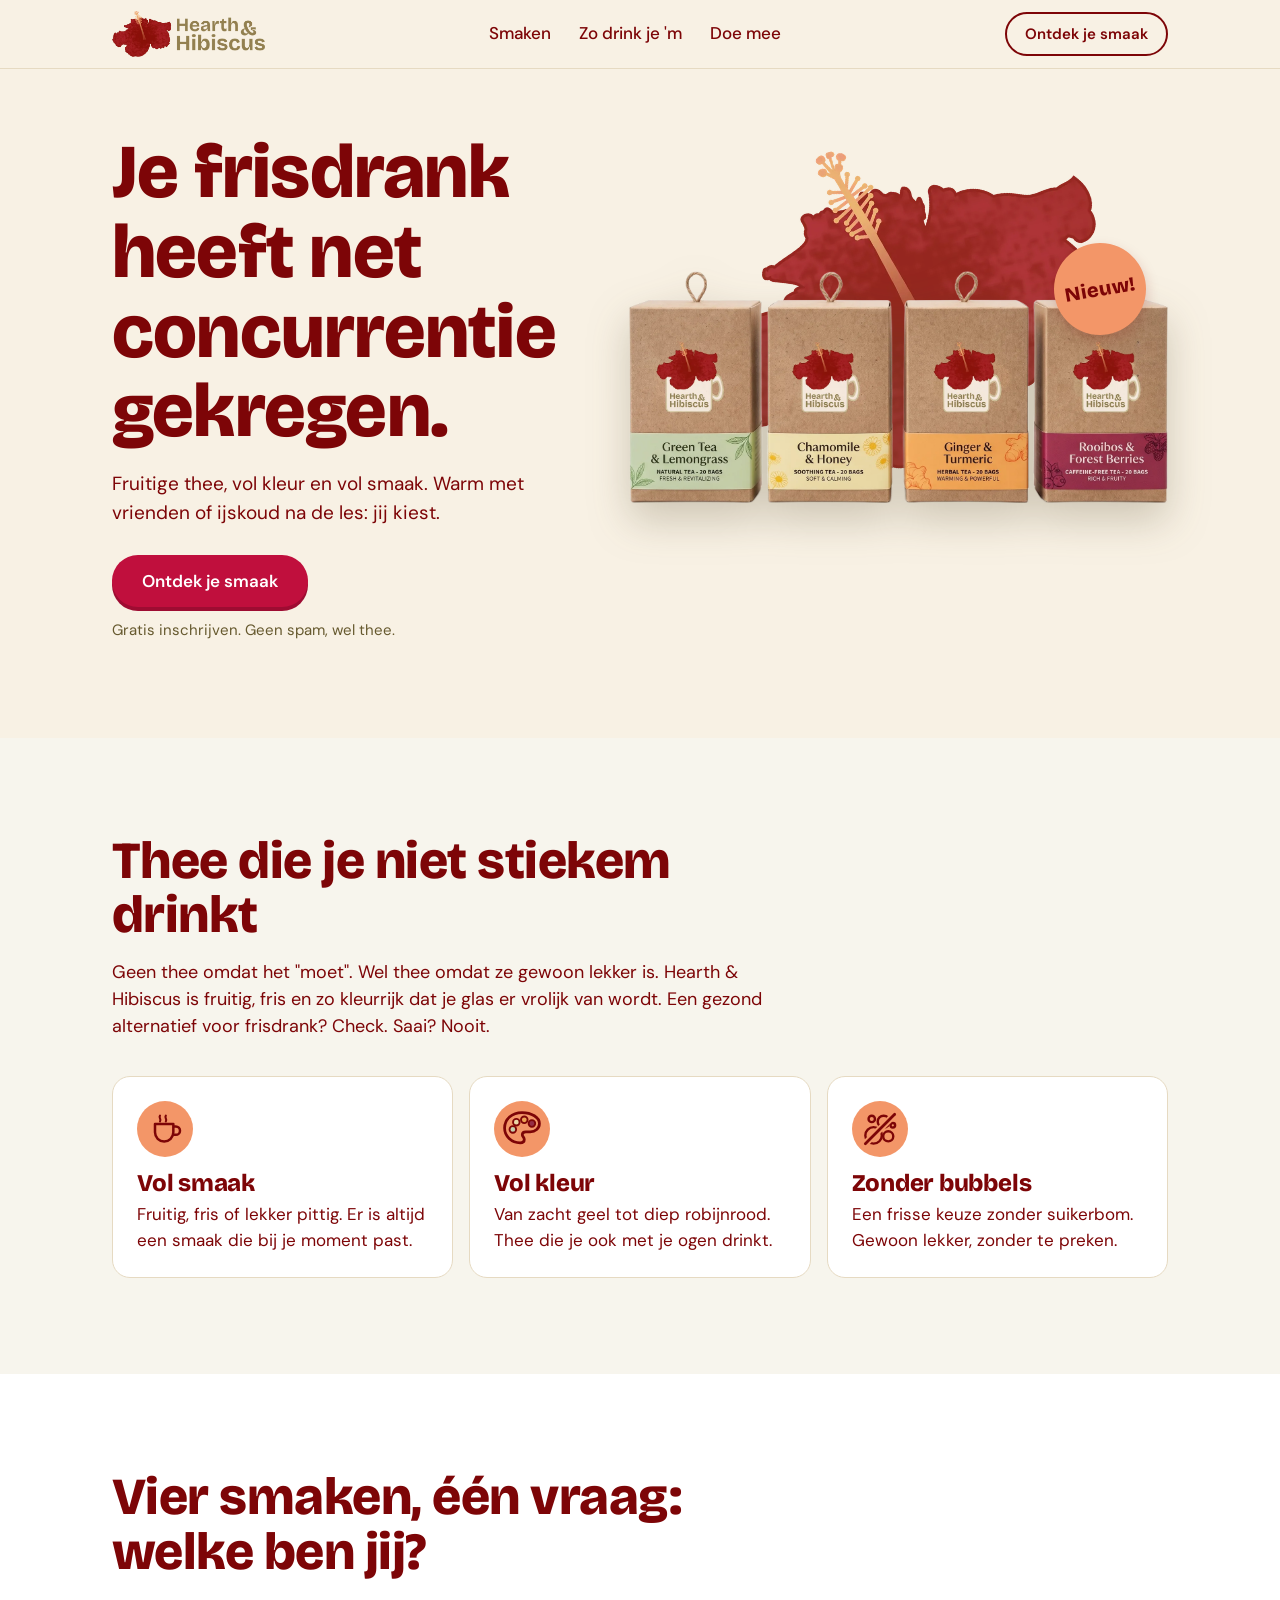
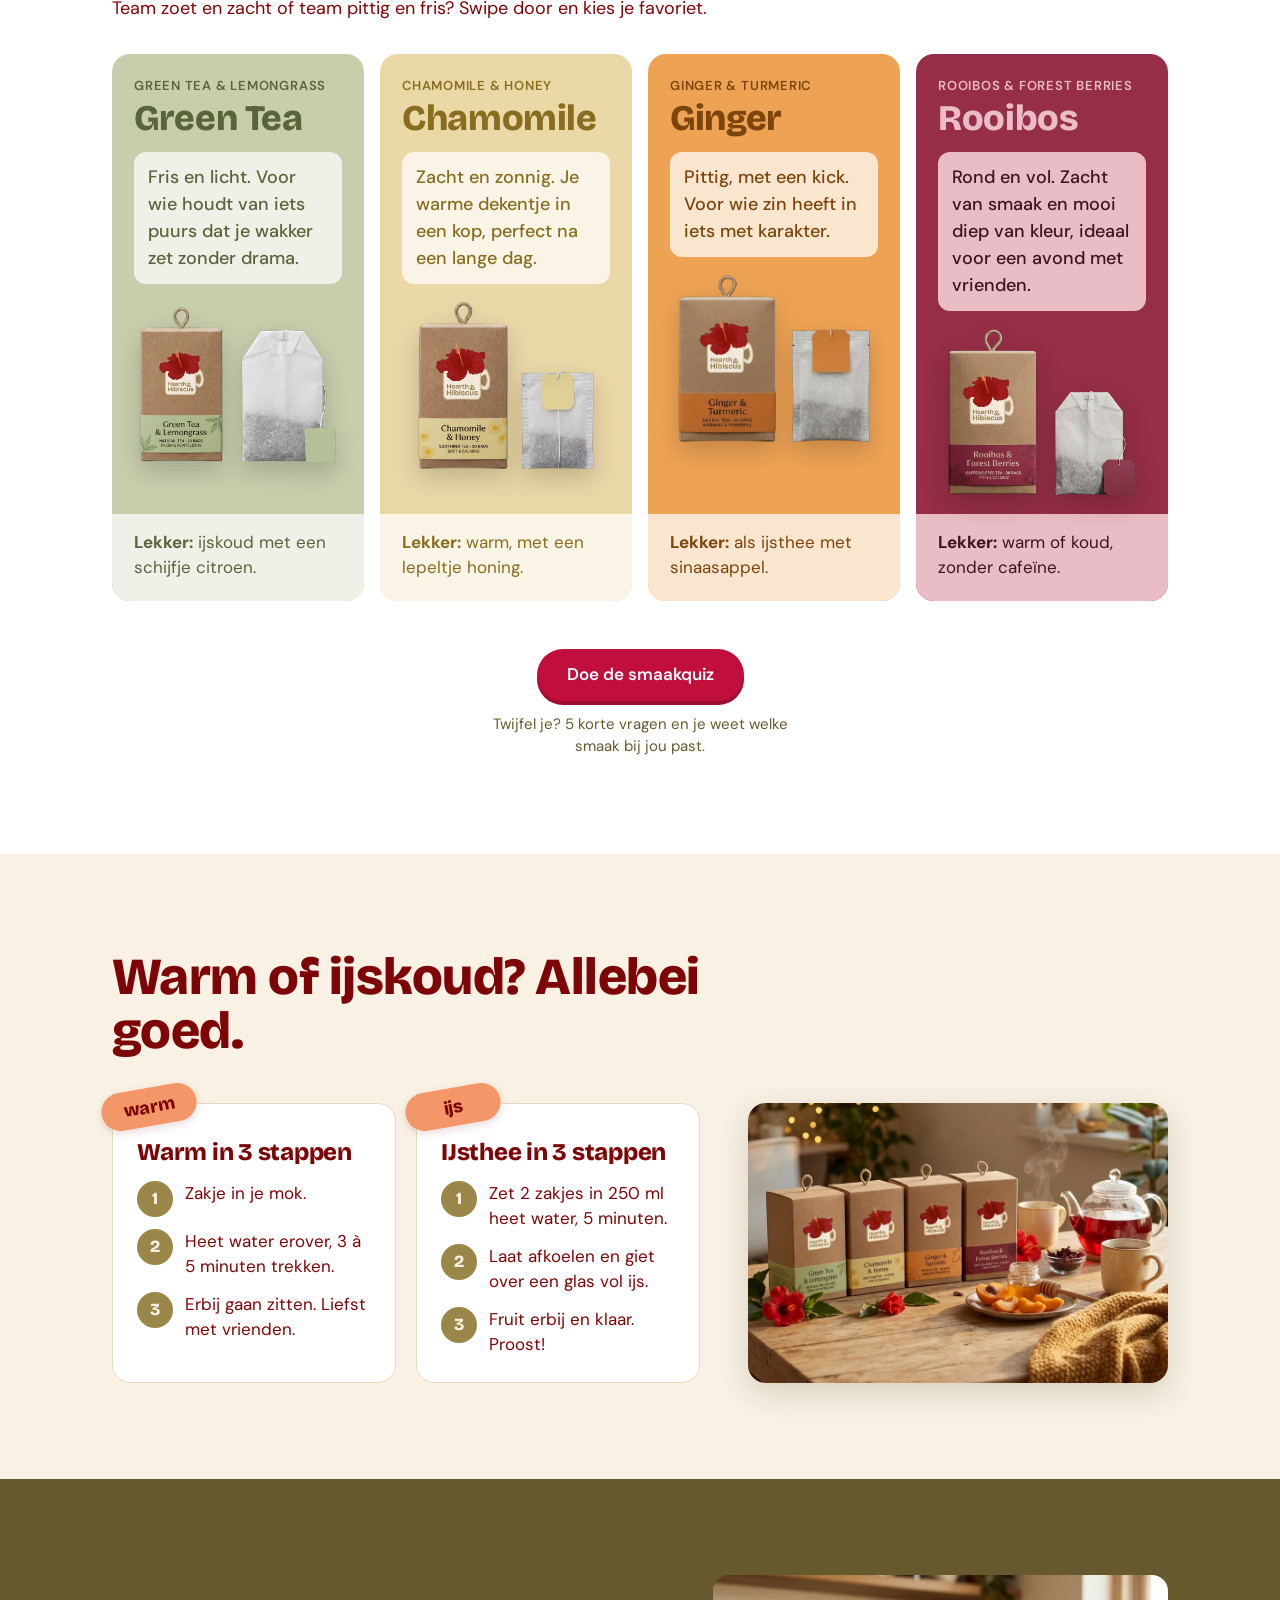
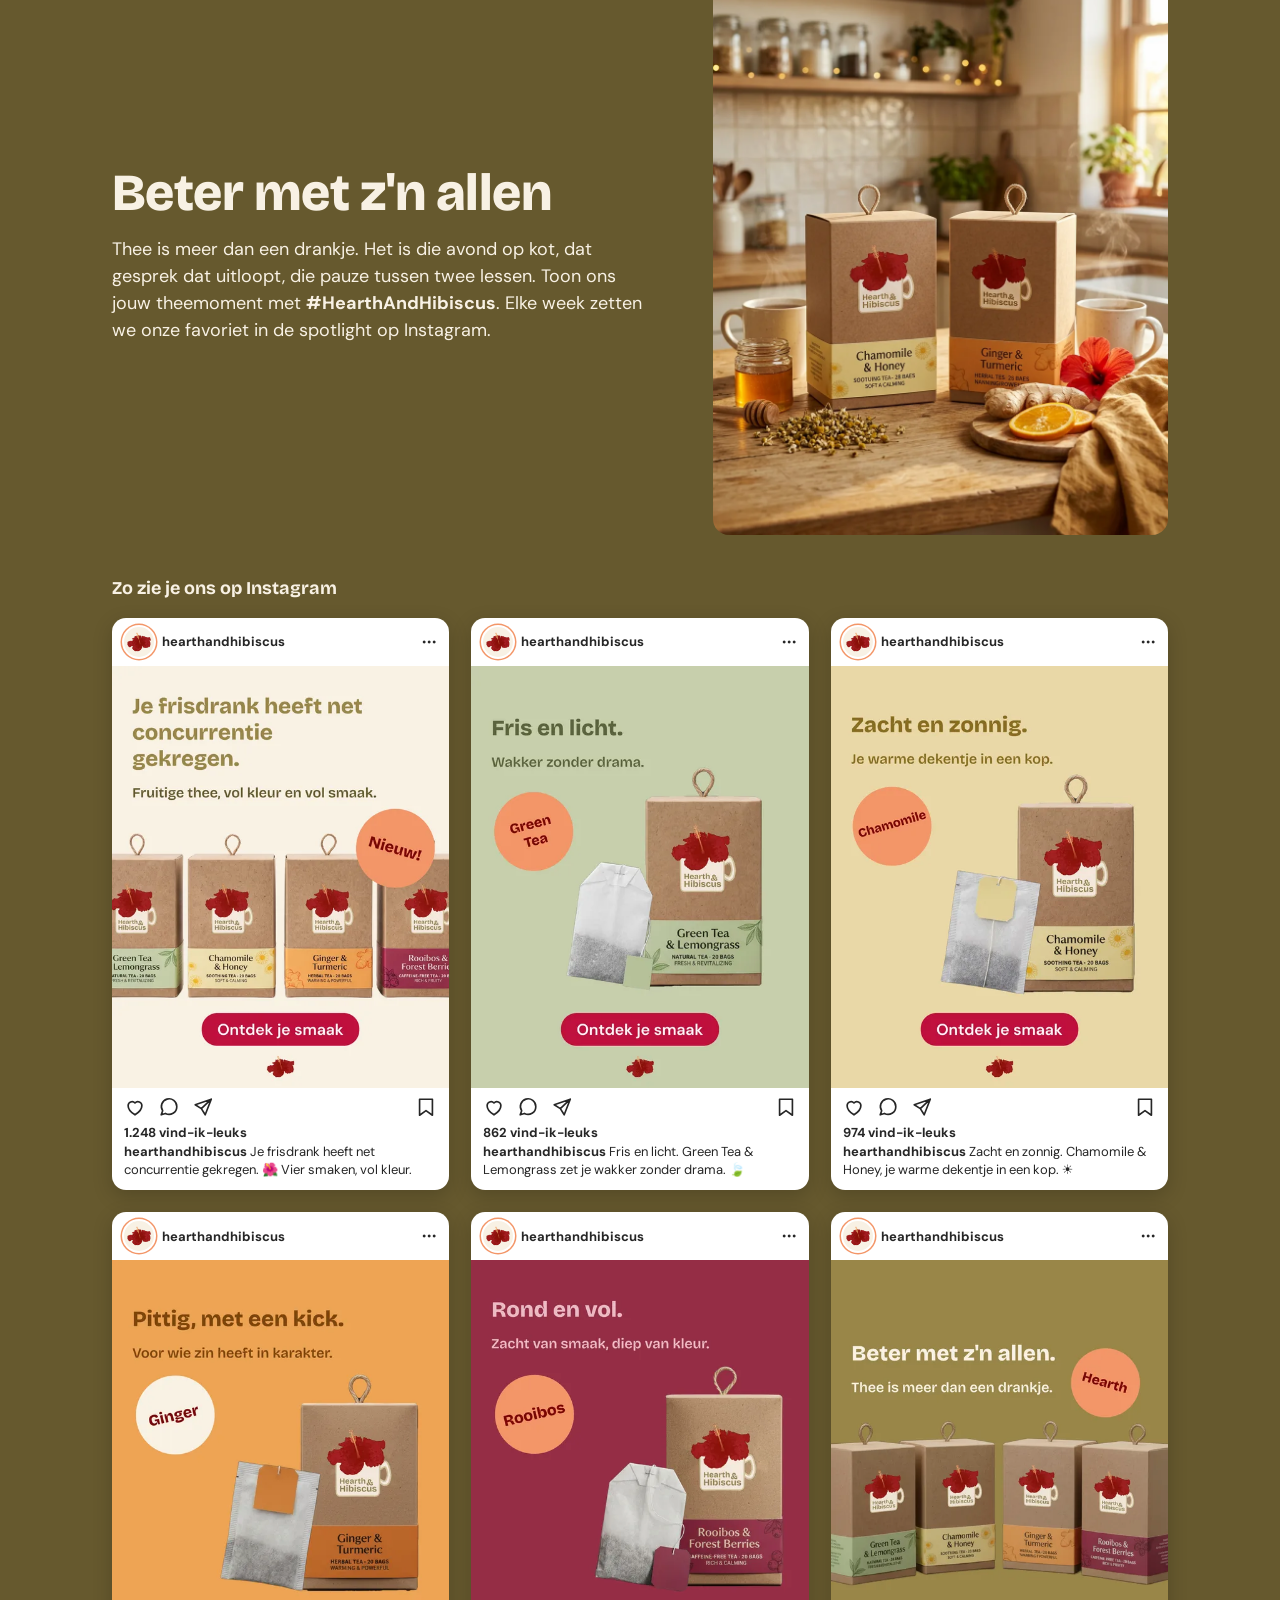
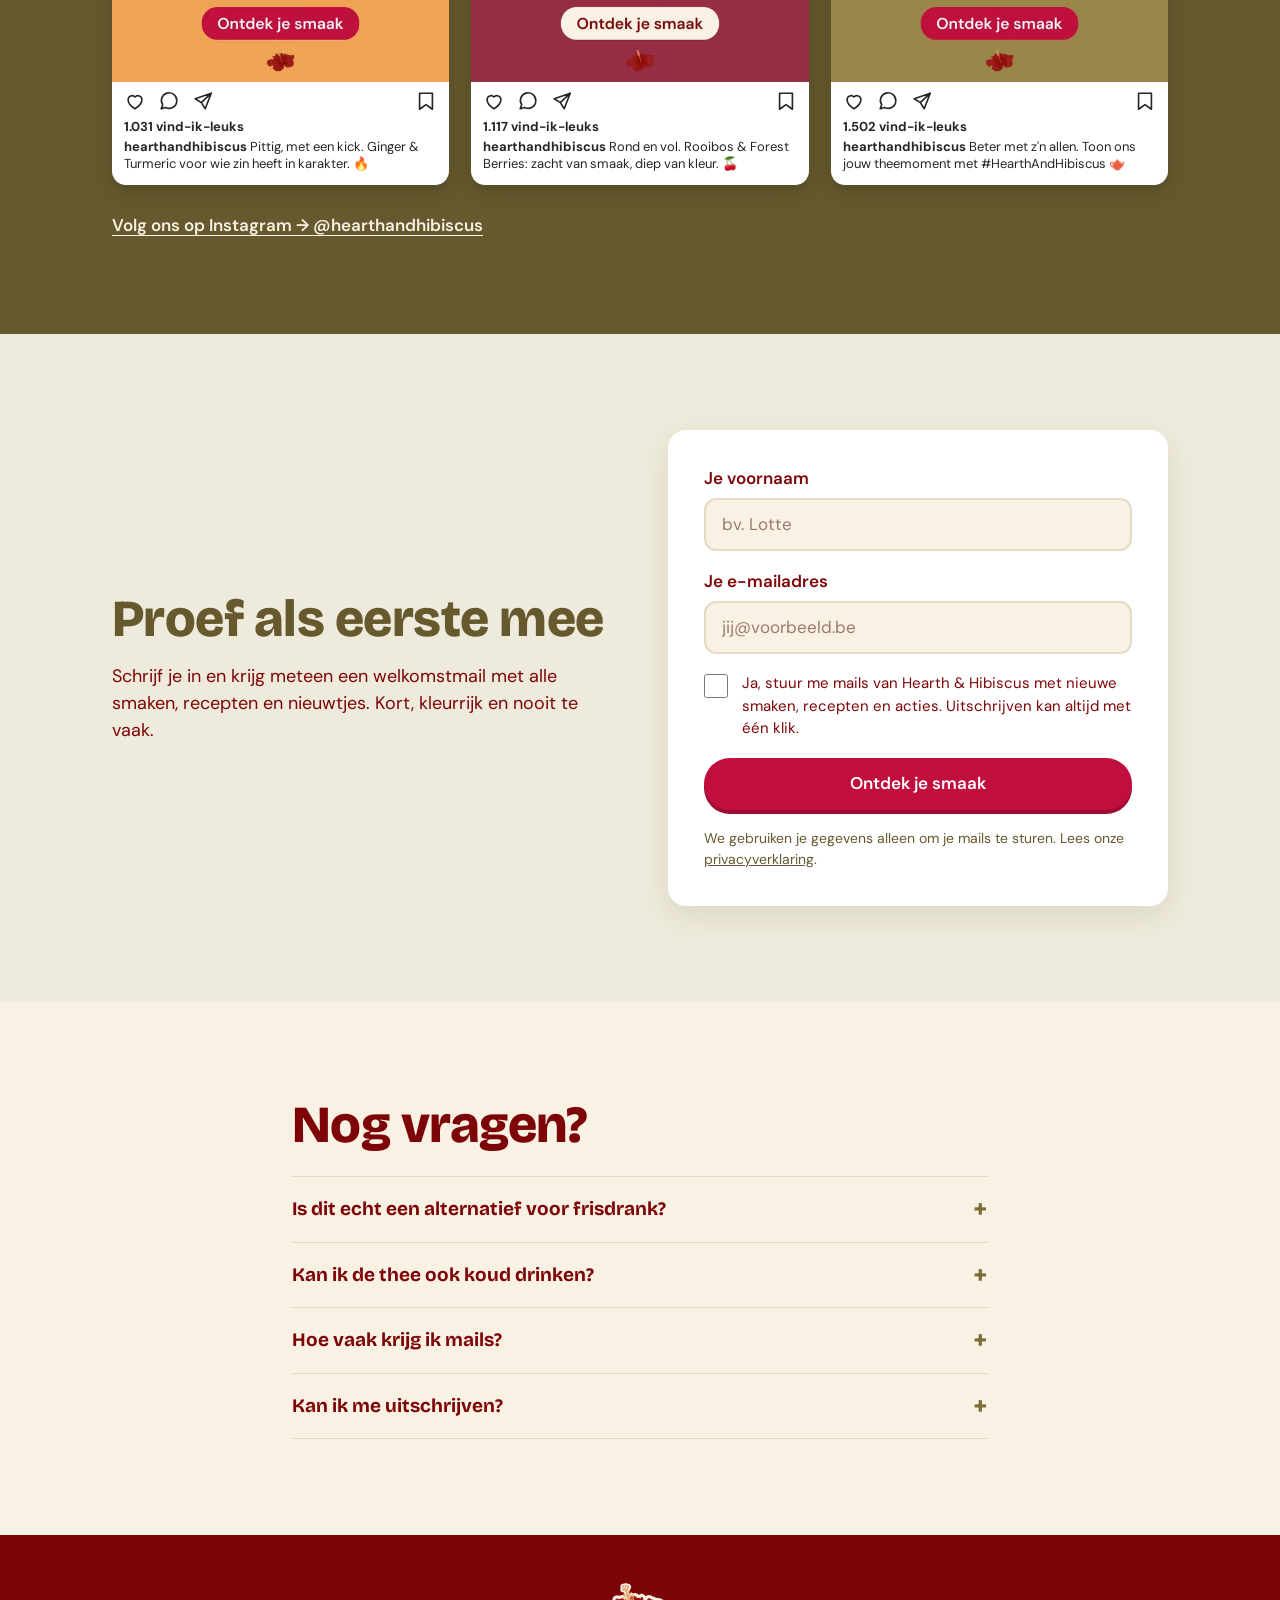
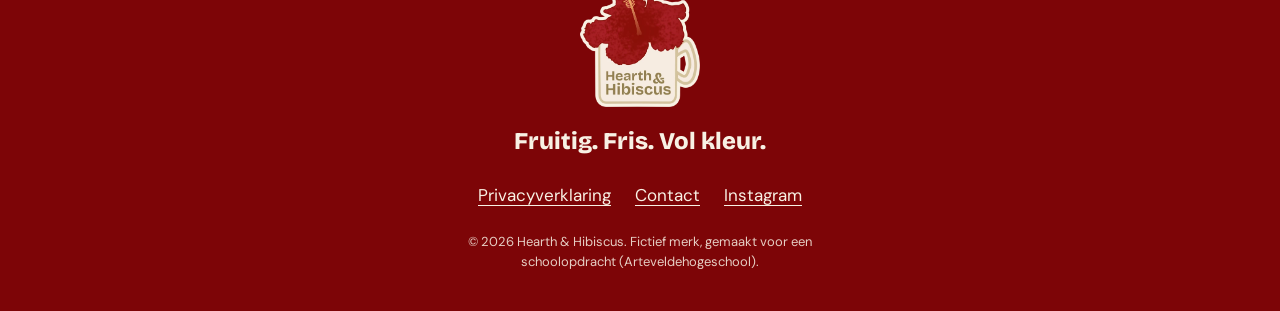
<file: Landingpage/index.html>
<!doctype html>
<html lang="nl-BE">
<head>
  <meta charset="utf-8">
  <meta name="viewport" content="width=device-width, initial-scale=1">
  <title>Hearth &amp; Hibiscus | Fruitige thee, vol kleur</title>
  <meta name="description" content="Fris, fruitig en kleurrijk: ontdek de vier smaken van Hearth &amp; Hibiscus, je nieuwe alternatief voor frisdrank. Schrijf je in en proef mee.">
  <meta name="theme-color" content="#F8F1E4">

  <!-- Delen (Open Graph) -->
  <meta property="og:type" content="website">
  <meta property="og:title" content="Hearth &amp; Hibiscus | Fruitige thee, vol kleur">
  <meta property="og:description" content="Je frisdrank heeft net concurrentie gekregen. 🌺">
  <meta property="og:image" content="img/og-beeld.jpg">
  <meta name="twitter:card" content="summary_large_image">

  <link rel="icon" type="image/png" href="img/favicon.png">
  <link rel="apple-touch-icon" href="img/favicon.png">

  <!-- Fonts: Bricolage Grotesque (koppen) en DM Sans (tekst, formulier, knoppen) -->
  <link rel="preconnect" href="https://fonts.googleapis.com">
  <link rel="preconnect" href="https://fonts.gstatic.com" crossorigin>
  <link href="https://fonts.googleapis.com/css2?family=Bricolage+Grotesque:opsz,wdth,wght@12..96,75..100,600..800&family=DM+Sans:ital,opsz,wght@0,9..40,400..700;1,9..40,400&display=swap" rel="stylesheet">

  <link rel="stylesheet" href="css/style.css">
</head>
<body>
  <a class="skip" href="#inhoud">Ga naar de inhoud</a>

  <!-- 1. Navigatie -->
  <header class="nav" id="top">
    <div class="wrap nav__in">
      <a href="#top" class="nav__logo" aria-label="Hearth &amp; Hibiscus, naar boven">
        <img src="img/logo-liggend.webp" alt="Hearth &amp; Hibiscus" width="600" height="180">
      </a>
      <nav aria-label="Hoofdmenu">
        <ul class="nav__links">
          <li><a href="#smaken">Smaken</a></li>
          <li><a href="#zo-drink-je-m">Zo drink je 'm</a></li>
          <li><a href="#doe-mee">Doe mee</a></li>
        </ul>
      </nav>
      <a href="#doe-mee" class="btn btn--klein btn--lijn nav__cta">Ontdek je smaak</a>
    </div>
  </header>

  <main id="inhoud">

    <!-- 2. Hero -->
    <section class="hero">
      <div class="wrap hero__in">
        <div class="hero__tekst">
          <h1 class="hero__kop">Je frisdrank heeft net concurrentie gekregen.</h1>
          <p class="hero__sub">Fruitige thee, vol kleur en vol smaak. Warm met vrienden of ijskoud na de les: jij kiest.</p>
          <a href="#doe-mee" class="btn btn--primair">Ontdek je smaak</a>
          <p class="hero__klein">Gratis inschrijven. Geen spam, wel thee.</p>
        </div>
        <div class="hero__beeld">
          <img class="hero__bloem" src="img/hibiscusbloem.webp" alt="" width="800" height="619" aria-hidden="true">
          <img class="hero__foto" src="img/hero-vier-smaken.webp" alt="De vier theedoosjes van Hearth &amp; Hibiscus naast elkaar: Green Tea, Chamomile, Ginger en Rooibos" width="1600" height="689" fetchpriority="high">
          <span class="sticker sticker--hero" aria-hidden="true">Nieuw!</span>
        </div>
      </div>
    </section>

    <!-- 3. Intro / waarom -->
    <section class="intro" aria-labelledby="intro-kop">
      <div class="wrap">
        <h2 id="intro-kop" class="kop">Thee die je niet stiekem drinkt</h2>
        <p class="lead">Geen thee omdat het "moet". Wel thee omdat ze gewoon lekker is. Hearth &amp; Hibiscus is fruitig, fris en zo kleurrijk dat je glas er vrolijk van wordt. Een gezond alternatief voor frisdrank? Check. Saai? Nooit.</p>
        <ul class="troeven">
          <li class="troef">
            <span class="troef__icoon" aria-hidden="true">
              <svg viewBox="0 0 48 48" width="40" height="40"><path d="M12 18h22v10a11 11 0 0 1-22 0z" fill="none" stroke="currentColor" stroke-width="3" stroke-linejoin="round"/><path d="M34 21h3a5 5 0 0 1 0 10h-3" fill="none" stroke="currentColor" stroke-width="3"/><path d="M18 8c-2 3 2 4 0 7M25 8c-2 3 2 4 0 7" fill="none" stroke="currentColor" stroke-width="2.5" stroke-linecap="round"/></svg>
            </span>
            <h3>Vol smaak</h3>
            <p>Fruitig, fris of lekker pittig. Er is altijd een smaak die bij je moment past.</p>
          </li>
          <li class="troef">
            <span class="troef__icoon" aria-hidden="true">
              <svg viewBox="0 0 48 48" width="44" height="44"><path d="M24 6C13 6 5 13.5 5 23c0 9 7.5 16 17 16 3 0 4.5-1.6 4.5-3.6 0-2.4-2.2-3-2.2-5.2 0-2 1.6-3.2 3.8-3.2H33c5.5 0 10-3.6 10-9C43 11.5 34.5 6 24 6z" fill="none" stroke="currentColor" stroke-width="3" stroke-linejoin="round"/><circle cx="14" cy="24.5" r="3.6" fill="#C6CEAC" stroke="currentColor" stroke-width="2"/><circle cx="17.8" cy="16.6" r="3.6" fill="#EAD8A7" stroke="currentColor" stroke-width="2"/><circle cx="26.5" cy="14" r="3.6" fill="#EEA354" stroke="currentColor" stroke-width="2"/><circle cx="34.8" cy="18" r="3.6" fill="#952E46" stroke="currentColor" stroke-width="2"/></svg>
            </span>
            <h3>Vol kleur</h3>
            <p>Van zacht geel tot diep robijnrood. Thee die je ook met je ogen drinkt.</p>
          </li>
          <li class="troef">
            <span class="troef__icoon" aria-hidden="true">
              <svg viewBox="0 0 48 48" width="44" height="44"><g fill="#F39668" stroke="currentColor" stroke-width="2.6"><circle cx="17" cy="31" r="9"/><circle cx="33" cy="32" r="5.5"/><circle cx="28" cy="16" r="6.5"/><circle cx="15" cy="13" r="3.5"/><circle cx="38" cy="20" r="2.5"/></g><path d="M8 40 40 8" stroke="#F39668" stroke-width="7.5" stroke-linecap="round"/><path d="M8 40 40 8" stroke="currentColor" stroke-width="3" stroke-linecap="round"/></svg>
            </span>
            <h3>Zonder bubbels</h3>
            <p>Een frisse keuze zonder suikerbom. Gewoon lekker, zonder te preken.</p>
          </li>
        </ul>
      </div>
    </section>

    <!-- 4. Smaken -->
    <section class="smaken" id="smaken" aria-labelledby="smaken-kop">
      <div class="wrap">
        <h2 id="smaken-kop" class="kop">Vier smaken, één vraag: welke ben jij?</h2>
        <p class="lead">Team zoet en zacht of team pittig en fris? Swipe door en kies je favoriet.</p>
      </div>
      <div class="kaarten" tabindex="0" aria-label="Smaakkaarten, swipe of scroll opzij">
        <article class="kaart kaart--green">
          <p class="kaart__label">Green Tea &amp; Lemongrass</p>
          <h3 class="kaart__kop">Green Tea</h3>
          <p class="kaart__tekst">Fris en licht. Voor wie houdt van iets puurs dat je wakker zet zonder drama.</p>
          <img class="kaart__foto" src="img/green-tea.webp" alt="Doosje Green Tea &amp; Lemongrass met een theezakje" width="700" height="557" loading="lazy">
          <p class="kaart__tip"><strong>Lekker:</strong> ijskoud met een schijfje citroen.</p>
        </article>
        <article class="kaart kaart--chamomile">
          <p class="kaart__label">Chamomile &amp; Honey</p>
          <h3 class="kaart__kop">Chamomile</h3>
          <p class="kaart__tekst">Zacht en zonnig. Je warme dekentje in een kop, perfect na een lange dag.</p>
          <img class="kaart__foto" src="img/chamomile.webp" alt="Doosje Chamomile &amp; Honey met een theezakje" width="668" height="631" loading="lazy">
          <p class="kaart__tip"><strong>Lekker:</strong> warm, met een lepeltje honing.</p>
        </article>
        <article class="kaart kaart--ginger">
          <p class="kaart__label">Ginger &amp; Turmeric</p>
          <h3 class="kaart__kop">Ginger</h3>
          <p class="kaart__tekst">Pittig, met een kick. Voor wie zin heeft in iets met karakter.</p>
          <img class="kaart__foto" src="img/ginger.webp" alt="Doosje Ginger &amp; Turmeric met een theezakje" width="522" height="452" loading="lazy">
          <p class="kaart__tip"><strong>Lekker:</strong> als ijsthee met sinaasappel.</p>
        </article>
        <article class="kaart kaart--rooibos">
          <p class="kaart__label">Rooibos &amp; Forest Berries</p>
          <h3 class="kaart__kop">Rooibos</h3>
          <p class="kaart__tekst">Rond en vol. Zacht van smaak en mooi diep van kleur, ideaal voor een avond met vrienden.</p>
          <img class="kaart__foto" src="img/rooibos.webp" alt="Doosje Rooibos &amp; Forest Berries met een theezakje" width="700" height="621" loading="lazy">
          <p class="kaart__tip"><strong>Lekker:</strong> warm of koud, zonder cafeïne.</p>
        </article>
      </div>
      <div class="wrap midden quizstart">
        <a href="#doe-mee" class="btn btn--primair" data-quiz-open aria-haspopup="dialog">Doe de smaakquiz</a>
        <p class="quizstart__klein">Twijfel je? 5 korte vragen en je weet welke smaak bij jou past.</p>
      </div>
    </section>

    <!-- 5. Zo drink je 'm -->
    <section class="drinken" id="zo-drink-je-m" aria-labelledby="drinken-kop">
      <div class="wrap">
        <h2 id="drinken-kop" class="kop">Warm of ijskoud? Allebei goed.</h2>
        <div class="recepten">
          <div class="recept">
            <h3 class="recept__kop"><span class="sticker sticker--klein" aria-hidden="true">warm</span> Warm in 3 stappen</h3>
            <ol>
              <li>Zakje in je mok.</li>
              <li>Heet water erover, 3 à 5 minuten trekken.</li>
              <li>Erbij gaan zitten. Liefst met vrienden.</li>
            </ol>
          </div>
          <div class="recept">
            <h3 class="recept__kop"><span class="sticker sticker--klein" aria-hidden="true">ijs</span> IJsthee in 3 stappen</h3>
            <ol>
              <li>Zet 2 zakjes in 250 ml heet water, 5 minuten.</li>
              <li>Laat afkoelen en giet over een glas vol ijs.</li>
              <li>Fruit erbij en klaar. Proost!</li>
            </ol>
          </div>
        </div>
        <img class="drinken__foto drinken__foto--scene" src="img/theemoment-houten-tafel.webp" alt="De vier theedoosjes van Hearth &amp; Hibiscus op een houten tafel met dampende mokken, een theepot met hibiscusthee, abrikozen en een okerkleurig dekentje" width="928" height="1152" loading="lazy">
      </div>
    </section>

    <!-- 6. Theemoment met vrienden -->
    <section class="samen" aria-labelledby="samen-kop">
      <div class="wrap">
        <div class="samen__top">
          <div>
            <h2 id="samen-kop" class="kop kop--creme">Beter met z'n allen</h2>
            <p class="lead">Thee is meer dan een drankje. Het is die avond op kot, dat gesprek dat uitloopt, die pauze tussen twee lessen. Toon ons jouw theemoment met <strong>#HearthAndHibiscus</strong>. Elke week zetten we onze favoriet in de spotlight op Instagram.</p>
          </div>
          <img class="samen__beeld" src="img/theemoment-keuken.webp" alt="Chamomile &amp; Honey en Ginger &amp; Turmeric op een houten aanrecht in een gezellige keuken, met dampende mokken, honing, gember en een hibiscusbloem." width="928" height="1152" loading="lazy">
        </div>
        <p class="insta__label">Zo zie je ons op Instagram</p>
        <ul class="insta">
          <li class="ig">
            <div class="ig__kop">
              <img class="ig__avatar" src="img/favicon.png" alt="" width="32" height="32" loading="lazy">
              <span class="ig__naam">hearthandhibiscus</span>
              <span class="ig__meer" aria-hidden="true">•••</span>
            </div>
            <img class="ig__beeld" src="img/insta-1.webp" alt="Instagrampost: Je frisdrank heeft net concurrentie gekregen." width="540" height="675" loading="lazy">
            <div class="ig__onder">
              <div class="ig__acties" aria-hidden="true">
                <svg viewBox="0 0 24 24"><path d="M12 20.5s-7.5-4.6-7.5-10A4.3 4.3 0 0 1 12 7.6a4.3 4.3 0 0 1 7.5 2.9c0 5.4-7.5 10-7.5 10z"/></svg>
                <svg viewBox="0 0 24 24"><path d="M20.5 11.6a8.4 8.4 0 0 1-12.4 7.4L3.5 20.5l1.6-4.4a8.4 8.4 0 1 1 15.4-4.5z"/></svg>
                <svg viewBox="0 0 24 24"><path d="M21 3.5 10.2 13.8M21 3.5l-6.6 17-4.2-6.7-6.7-4.2z"/></svg>
                <svg class="ig__bewaar" viewBox="0 0 24 24"><path d="M19 21l-7-5-7 5V3.5h14z"/></svg>
              </div>
              <p class="ig__likes">1.248 vind-ik-leuks</p>
              <p class="ig__tekst"><strong>hearthandhibiscus</strong> Je frisdrank heeft net concurrentie gekregen. 🌺 Vier smaken, vol kleur.</p>
            </div>
          </li>
          <li class="ig">
            <div class="ig__kop">
              <img class="ig__avatar" src="img/favicon.png" alt="" width="32" height="32" loading="lazy">
              <span class="ig__naam">hearthandhibiscus</span>
              <span class="ig__meer" aria-hidden="true">•••</span>
            </div>
            <img class="ig__beeld" src="img/insta-2.webp" alt="Instagrampost Green Tea: Fris en licht." width="540" height="675" loading="lazy">
            <div class="ig__onder">
              <div class="ig__acties" aria-hidden="true">
                <svg viewBox="0 0 24 24"><path d="M12 20.5s-7.5-4.6-7.5-10A4.3 4.3 0 0 1 12 7.6a4.3 4.3 0 0 1 7.5 2.9c0 5.4-7.5 10-7.5 10z"/></svg>
                <svg viewBox="0 0 24 24"><path d="M20.5 11.6a8.4 8.4 0 0 1-12.4 7.4L3.5 20.5l1.6-4.4a8.4 8.4 0 1 1 15.4-4.5z"/></svg>
                <svg viewBox="0 0 24 24"><path d="M21 3.5 10.2 13.8M21 3.5l-6.6 17-4.2-6.7-6.7-4.2z"/></svg>
                <svg class="ig__bewaar" viewBox="0 0 24 24"><path d="M19 21l-7-5-7 5V3.5h14z"/></svg>
              </div>
              <p class="ig__likes">862 vind-ik-leuks</p>
              <p class="ig__tekst"><strong>hearthandhibiscus</strong> Fris en licht. Green Tea &amp; Lemongrass zet je wakker zonder drama. 🍃</p>
            </div>
          </li>
          <li class="ig">
            <div class="ig__kop">
              <img class="ig__avatar" src="img/favicon.png" alt="" width="32" height="32" loading="lazy">
              <span class="ig__naam">hearthandhibiscus</span>
              <span class="ig__meer" aria-hidden="true">•••</span>
            </div>
            <img class="ig__beeld" src="img/insta-3.webp" alt="Instagrampost Chamomile: Zacht en zonnig." width="540" height="675" loading="lazy">
            <div class="ig__onder">
              <div class="ig__acties" aria-hidden="true">
                <svg viewBox="0 0 24 24"><path d="M12 20.5s-7.5-4.6-7.5-10A4.3 4.3 0 0 1 12 7.6a4.3 4.3 0 0 1 7.5 2.9c0 5.4-7.5 10-7.5 10z"/></svg>
                <svg viewBox="0 0 24 24"><path d="M20.5 11.6a8.4 8.4 0 0 1-12.4 7.4L3.5 20.5l1.6-4.4a8.4 8.4 0 1 1 15.4-4.5z"/></svg>
                <svg viewBox="0 0 24 24"><path d="M21 3.5 10.2 13.8M21 3.5l-6.6 17-4.2-6.7-6.7-4.2z"/></svg>
                <svg class="ig__bewaar" viewBox="0 0 24 24"><path d="M19 21l-7-5-7 5V3.5h14z"/></svg>
              </div>
              <p class="ig__likes">974 vind-ik-leuks</p>
              <p class="ig__tekst"><strong>hearthandhibiscus</strong> Zacht en zonnig. Chamomile &amp; Honey, je warme dekentje in een kop. ☀️</p>
            </div>
          </li>
          <li class="ig">
            <div class="ig__kop">
              <img class="ig__avatar" src="img/favicon.png" alt="" width="32" height="32" loading="lazy">
              <span class="ig__naam">hearthandhibiscus</span>
              <span class="ig__meer" aria-hidden="true">•••</span>
            </div>
            <img class="ig__beeld" src="img/insta-4.webp" alt="Instagrampost Ginger: Pittig, met een kick." width="540" height="675" loading="lazy">
            <div class="ig__onder">
              <div class="ig__acties" aria-hidden="true">
                <svg viewBox="0 0 24 24"><path d="M12 20.5s-7.5-4.6-7.5-10A4.3 4.3 0 0 1 12 7.6a4.3 4.3 0 0 1 7.5 2.9c0 5.4-7.5 10-7.5 10z"/></svg>
                <svg viewBox="0 0 24 24"><path d="M20.5 11.6a8.4 8.4 0 0 1-12.4 7.4L3.5 20.5l1.6-4.4a8.4 8.4 0 1 1 15.4-4.5z"/></svg>
                <svg viewBox="0 0 24 24"><path d="M21 3.5 10.2 13.8M21 3.5l-6.6 17-4.2-6.7-6.7-4.2z"/></svg>
                <svg class="ig__bewaar" viewBox="0 0 24 24"><path d="M19 21l-7-5-7 5V3.5h14z"/></svg>
              </div>
              <p class="ig__likes">1.031 vind-ik-leuks</p>
              <p class="ig__tekst"><strong>hearthandhibiscus</strong> Pittig, met een kick. Ginger &amp; Turmeric voor wie zin heeft in karakter. 🔥</p>
            </div>
          </li>
          <li class="ig">
            <div class="ig__kop">
              <img class="ig__avatar" src="img/favicon.png" alt="" width="32" height="32" loading="lazy">
              <span class="ig__naam">hearthandhibiscus</span>
              <span class="ig__meer" aria-hidden="true">•••</span>
            </div>
            <img class="ig__beeld" src="img/insta-5.webp" alt="Instagrampost Rooibos: Rond en vol." width="540" height="675" loading="lazy">
            <div class="ig__onder">
              <div class="ig__acties" aria-hidden="true">
                <svg viewBox="0 0 24 24"><path d="M12 20.5s-7.5-4.6-7.5-10A4.3 4.3 0 0 1 12 7.6a4.3 4.3 0 0 1 7.5 2.9c0 5.4-7.5 10-7.5 10z"/></svg>
                <svg viewBox="0 0 24 24"><path d="M20.5 11.6a8.4 8.4 0 0 1-12.4 7.4L3.5 20.5l1.6-4.4a8.4 8.4 0 1 1 15.4-4.5z"/></svg>
                <svg viewBox="0 0 24 24"><path d="M21 3.5 10.2 13.8M21 3.5l-6.6 17-4.2-6.7-6.7-4.2z"/></svg>
                <svg class="ig__bewaar" viewBox="0 0 24 24"><path d="M19 21l-7-5-7 5V3.5h14z"/></svg>
              </div>
              <p class="ig__likes">1.117 vind-ik-leuks</p>
              <p class="ig__tekst"><strong>hearthandhibiscus</strong> Rond en vol. Rooibos &amp; Forest Berries: zacht van smaak, diep van kleur. 🍒</p>
            </div>
          </li>
          <li class="ig">
            <div class="ig__kop">
              <img class="ig__avatar" src="img/favicon.png" alt="" width="32" height="32" loading="lazy">
              <span class="ig__naam">hearthandhibiscus</span>
              <span class="ig__meer" aria-hidden="true">•••</span>
            </div>
            <img class="ig__beeld" src="img/insta-6.webp" alt="Instagrampost: Beter met z'n allen." width="540" height="675" loading="lazy">
            <div class="ig__onder">
              <div class="ig__acties" aria-hidden="true">
                <svg viewBox="0 0 24 24"><path d="M12 20.5s-7.5-4.6-7.5-10A4.3 4.3 0 0 1 12 7.6a4.3 4.3 0 0 1 7.5 2.9c0 5.4-7.5 10-7.5 10z"/></svg>
                <svg viewBox="0 0 24 24"><path d="M20.5 11.6a8.4 8.4 0 0 1-12.4 7.4L3.5 20.5l1.6-4.4a8.4 8.4 0 1 1 15.4-4.5z"/></svg>
                <svg viewBox="0 0 24 24"><path d="M21 3.5 10.2 13.8M21 3.5l-6.6 17-4.2-6.7-6.7-4.2z"/></svg>
                <svg class="ig__bewaar" viewBox="0 0 24 24"><path d="M19 21l-7-5-7 5V3.5h14z"/></svg>
              </div>
              <p class="ig__likes">1.502 vind-ik-leuks</p>
              <p class="ig__tekst"><strong>hearthandhibiscus</strong> Beter met z'n allen. Toon ons jouw theemoment met #HearthAndHibiscus 🫖</p>
            </div>
          </li>
        </ul>
        <!-- PLACEHOLDER: pas de accountnaam aan zodra het echte Instagram-account bestaat -->
        <a class="link link--creme" href="https://www.instagram.com/hearthandhibiscus/" target="_blank" rel="noopener">Volg ons op Instagram → @hearthandhibiscus</a>
      </div>
    </section>

    <!-- 7. Aanmeldformulier → MailerLite -->
    <section class="doemee" id="doe-mee" aria-labelledby="doemee-kop">
      <div class="wrap doemee__in">
        <div class="doemee__tekst">
          <h2 id="doemee-kop" class="kop kop--oker">Proef als eerste mee</h2>
          <p class="lead">Schrijf je in en krijg meteen een welkomstmail met alle smaken, recepten en nieuwtjes. Kort, kleurrijk en nooit te vaak.</p>
        </div>

        <div class="formblok">
          <!--
            MAILERLITE
            Deze pagina gebruikt een eigen formulier in de huisstijl dat rechtstreeks naar MailerLite stuurt.
            Vul in js/main.js bij MAILERLITE de "action"-URL in uit je MailerLite-embedcode
            (Forms > je formulier > Embed > HTML-code, het adres in <form action="...">).
            Zolang die leeg is, draait het formulier in demomodus: het controleert alles en toont de succesmelding,
            maar er wordt niets verstuurd.
          -->
          <form id="inschrijven" class="form" novalidate>
            <div class="veld">
              <label for="naam">Je voornaam</label>
              <input id="naam" name="fields[name]" type="text" placeholder="bv. Lotte" autocomplete="given-name" required aria-describedby="naam-fout">
              <p class="fout" id="naam-fout" aria-live="polite"></p>
            </div>
            <div class="veld">
              <label for="email">Je e-mailadres</label>
              <input id="email" name="fields[email]" type="email" placeholder="jij@voorbeeld.be" autocomplete="email" inputmode="email" required aria-describedby="email-fout">
              <p class="fout" id="email-fout" aria-live="polite"></p>
            </div>
            <div class="veld veld--check">
              <input id="optin" name="optin" type="checkbox" required aria-describedby="optin-fout">
              <label for="optin">Ja, stuur me mails van Hearth &amp; Hibiscus met nieuwe smaken, recepten en acties. Uitschrijven kan altijd met één klik.</label>
              <p class="fout" id="optin-fout" aria-live="polite"></p>
            </div>
            <!-- honeypot tegen spambots: blijft onzichtbaar en leeg -->
            <div class="hp" aria-hidden="true"><label for="website">Laat dit leeg</label><input id="website" name="website" type="text" tabindex="-1" autocomplete="off"></div>
            <input type="hidden" name="ml-submit" value="1">
            <input type="hidden" name="anticsrf" value="true">

            <button type="submit" class="btn btn--primair btn--breed">Ontdek je smaak</button>
            <p class="fout fout--algemeen" id="algemeen-fout" aria-live="assertive"></p>
            <p class="form__klein">We gebruiken je gegevens alleen om je mails te sturen. Lees onze <a href="privacy.html">privacyverklaring</a>.</p>
          </form>

          <div class="succes" id="succes" tabindex="-1" hidden>
            <img src="img/hibiscusbloem.webp" alt="" width="120" height="93" aria-hidden="true">
            <h3 class="succes__kop" id="succes-kop">Yes, je bent erbij! 🌺</h3>
            <p id="succes-tekst">Check je inbox: je welkomstmail is onderweg. Niets gezien? Kijk even in je spam of promoties.</p>
            <a href="#smaken" class="btn btn--lijn">Bekijk de smaken</a>
          </div>
        </div>
      </div>
    </section>

    <!-- 8. FAQ -->
    <section class="faq" aria-labelledby="faq-kop">
      <div class="wrap wrap--smal">
        <h2 id="faq-kop" class="kop">Nog vragen?</h2>
        <details>
          <summary>Is dit echt een alternatief voor frisdrank?</summary>
          <p>Ja. Je krijgt smaak en kleur, zonder bubbels. Zoet nodig? Een beetje honing of fruit doet wonders.</p>
        </details>
        <details>
          <summary>Kan ik de thee ook koud drinken?</summary>
          <p>Zeker. Alle vier de smaken zijn top als ijsthee. Het recept staat <a href="#zo-drink-je-m">hierboven</a>.</p>
        </details>
        <details>
          <summary>Hoe vaak krijg ik mails?</summary>
          <p>Eerst een welkomstmail, daarna af en toe een nieuwsbrief. Geen spam, beloofd.</p>
        </details>
        <details>
          <summary>Kan ik me uitschrijven?</summary>
          <p>Altijd, met één klik onderaan elke mail.</p>
        </details>
      </div>
    </section>
  </main>

  <!-- 9. Footer -->
  <footer class="footer">
    <div class="wrap footer__in">
      <img class="footer__logo" src="img/logo-creme-rand.webp" alt="Hearth &amp; Hibiscus" width="389" height="400" loading="lazy">
      <p class="footer__slogan">Fruitig. Fris. Vol kleur.</p>
      <ul class="footer__links">
        <li><a href="privacy.html">Privacyverklaring</a></li>
        <!-- PLACEHOLDER: contactadres invullen -->
        <li><a href="mailto:hallo@hearthandhibiscus.be">Contact</a></li>
        <li><a href="https://www.instagram.com/hearthandhibiscus/" target="_blank" rel="noopener">Instagram</a></li>
      </ul>
      <p class="footer__klein">© 2026 Hearth &amp; Hibiscus. Fictief merk, gemaakt voor een schoolopdracht (Arteveldehogeschool).</p>
    </div>
  </footer>

  <script src="js/main.js" defer></script>
  <!-- Smaakquiz (pop-up) -->
  <dialog class="quiz" id="quiz" aria-labelledby="quiz-kop">
    <div class="quiz__in">
      <div class="quiz__top">
        <p class="quiz__stap" id="quiz-stap">Vraag 1 van 5</p>
        <button type="button" class="quiz__sluit" data-quiz-close aria-label="Quiz sluiten">×</button>
      </div>
      <div class="quiz__balk" aria-hidden="true"><span id="quiz-balk"></span></div>
      <div id="quiz-inhoud" aria-live="polite"></div>
    </div>
  </dialog>

  <script src="js/quiz.js" defer></script>
</body>
</html>
</file>
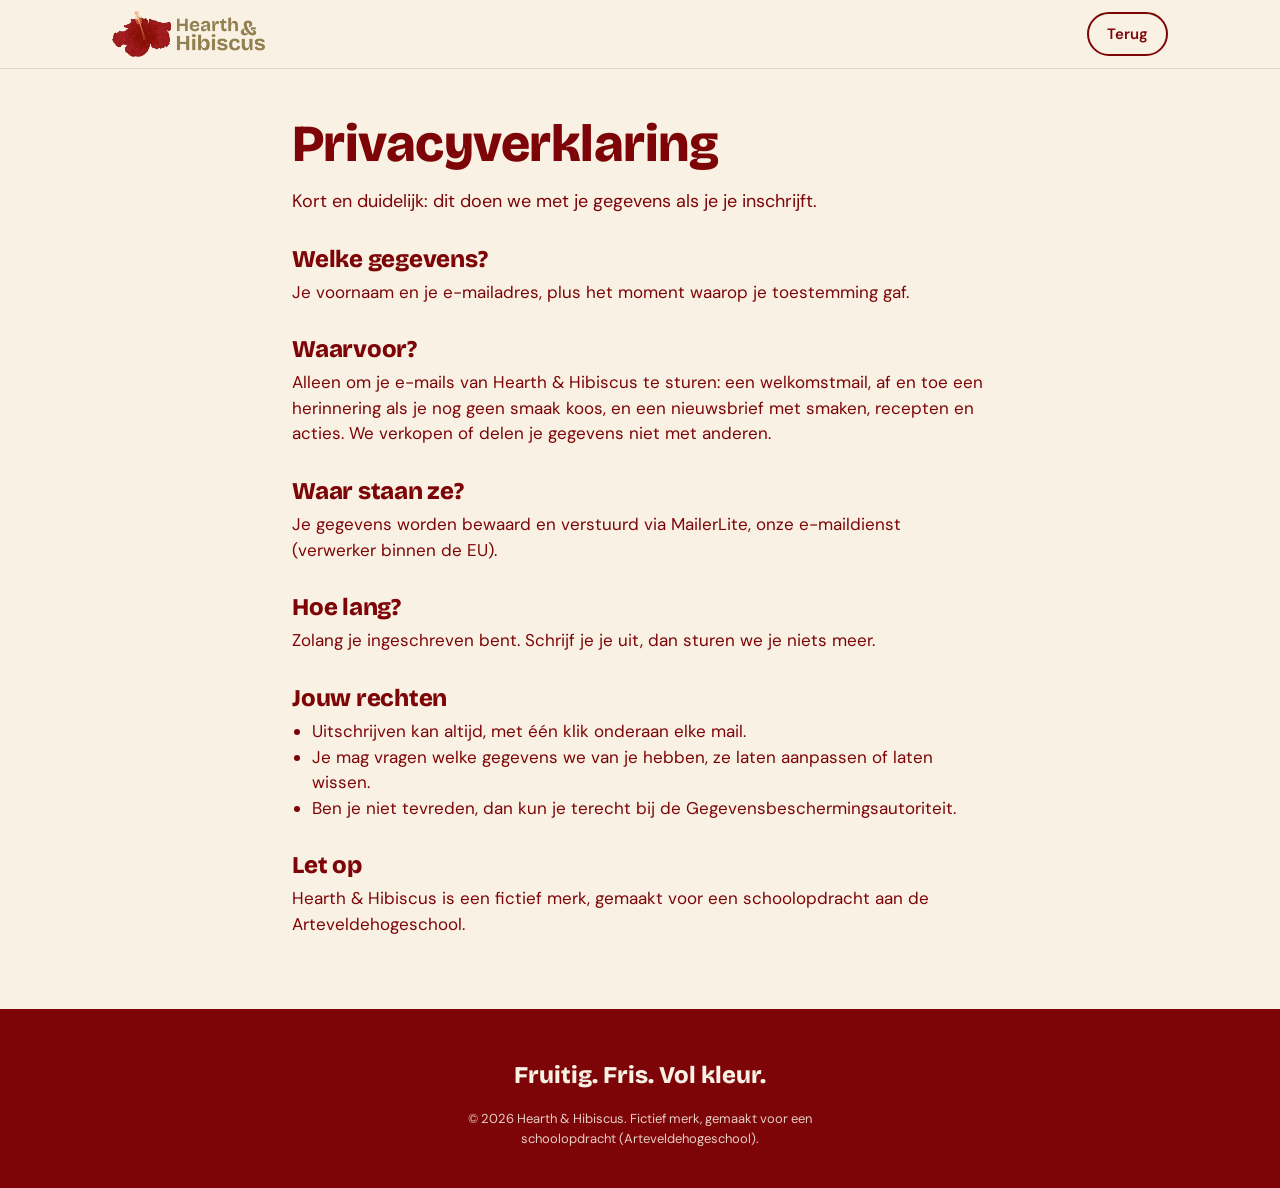
<file: Landingpage/privacy.html>
<!doctype html>
<html lang="nl-BE">
<head>
  <meta charset="utf-8">
  <meta name="viewport" content="width=device-width, initial-scale=1">
  <title>Privacyverklaring | Hearth &amp; Hibiscus</title>
  <meta name="robots" content="noindex">
  <link rel="icon" type="image/png" href="img/favicon.png">
  <link rel="preconnect" href="https://fonts.googleapis.com">
  <link rel="preconnect" href="https://fonts.gstatic.com" crossorigin>
  <link href="https://fonts.googleapis.com/css2?family=Bricolage+Grotesque:opsz,wdth,wght@12..96,75..100,600..800&family=DM+Sans:ital,opsz,wght@0,9..40,400..700;1,9..40,400&display=swap" rel="stylesheet">
  <link rel="stylesheet" href="css/style.css">
  <style>
    .tekst h2 { font-size: 1.5rem; font-weight: 800; margin: 32px 0 8px; }
    .tekst p, .tekst li { max-width: 64ch; }
    .tekst ul { padding-left: 1.2em; margin-top: 8px; }
  </style>
</head>
<body>
  <header class="nav">
    <div class="wrap nav__in">
      <a href="index.html" class="nav__logo"><img src="img/logo-liggend.webp" alt="Hearth &amp; Hibiscus, naar de startpagina" width="600" height="180"></a>
      <a href="index.html#doe-mee" class="btn btn--klein btn--lijn">Terug</a>
    </div>
  </header>
  <main class="wrap wrap--smal tekst" style="padding-top:48px;padding-bottom:72px">
    <h1 class="kop">Privacyverklaring</h1>
    <p class="lead">Kort en duidelijk: dit doen we met je gegevens als je je inschrijft.</p>

    <h2>Welke gegevens?</h2>
    <p>Je voornaam en je e-mailadres, plus het moment waarop je toestemming gaf.</p>

    <h2>Waarvoor?</h2>
    <p>Alleen om je e-mails van Hearth &amp; Hibiscus te sturen: een welkomstmail, af en toe een herinnering als je nog geen smaak koos, en een nieuwsbrief met smaken, recepten en acties. We verkopen of delen je gegevens niet met anderen.</p>

    <h2>Waar staan ze?</h2>
    <p>Je gegevens worden bewaard en verstuurd via MailerLite, onze e-maildienst (verwerker binnen de EU).</p>

    <h2>Hoe lang?</h2>
    <p>Zolang je ingeschreven bent. Schrijf je je uit, dan sturen we je niets meer.</p>

    <h2>Jouw rechten</h2>
    <ul>
      <li>Uitschrijven kan altijd, met één klik onderaan elke mail.</li>
      <li>Je mag vragen welke gegevens we van je hebben, ze laten aanpassen of laten wissen.</li>
      <li>Ben je niet tevreden, dan kun je terecht bij de Gegevensbeschermingsautoriteit.</li>
    </ul>

    <h2>Let op</h2>
    <p>Hearth &amp; Hibiscus is een fictief merk, gemaakt voor een schoolopdracht aan de Arteveldehogeschool.</p>
  </main>
  <footer class="footer">
    <div class="wrap footer__in">
      <p class="footer__slogan">Fruitig. Fris. Vol kleur.</p>
      <p class="footer__klein">© 2026 Hearth &amp; Hibiscus. Fictief merk, gemaakt voor een schoolopdracht (Arteveldehogeschool).</p>
    </div>
  </footer>
</body>
</html>
</file>
<file: Landingpage/css/style.css>
/* ==========================================================================
   Hearth & Hibiscus · Landingspagina (VERSIE-6)
   Mobile-first. Kleuren en fonts volgens Brandmap VERSIE-10.
   ========================================================================== */

:root {
  /* Merkpalet */
  --oker: #998648;       /* hoofdkleur: grote vlakken en grote koppen */
  --oker-50: #F7F5ED;
  --oker-100: #EFEBDC;
  --oker-600: #7C6D39;   /* lichtste oker voor tekst op crème (4,6:1) */
  --oker-700: #66592E;
  --creme: #F8F1E4;      /* standaardachtergrond */
  --bes: #7D0507;        /* lopende tekst */
  --hib: #C00F3D;        /* enkel de primaire knop (witte tekst) en foutmeldingen */
  --hib-donker: #9E0C32;
  --abr: #F39668;        /* accent: stickers, highlights */
  --lijn: #E6DAC2;
  --wit: #FFFFFF;

  /* Smaaktinten (100 / 500 / 900) */
  --green-100: #EFF1E8; --green-500: #C6CEAC; --green-900: #5A643B;
  --cham-100: #F9F4E6;  --cham-500: #EAD8A7;  --cham-900: #886C20;
  --ginger-100: #FAE5CF; --ginger-500: #EEA354; --ginger-900: #7B450C;
  --rooi-100: #EABCC6;  --rooi-500: #952E46;  --rooi-900: #3F131D;

  /* Typografie */
  --f-kop: "Bricolage Grotesque", "DM Sans", system-ui, sans-serif;
  --f-tekst: "DM Sans", system-ui, -apple-system, "Segoe UI", Arial, sans-serif;

  --radius: 18px;
  --gutter: 20px;
  --max: 1120px;
}

/* ---------- Basis ---------- */
*, *::before, *::after { box-sizing: border-box; }
html { scroll-behavior: smooth; scroll-padding-top: 76px; -webkit-text-size-adjust: 100%; }
body {
  margin: 0;
  background: var(--creme);
  color: var(--bes);
  font-family: var(--f-tekst);
  font-size: 1.0625rem; /* 17px */
  line-height: 1.5;
  -webkit-font-smoothing: antialiased;
}
img { max-width: 100%; height: auto; display: block; }
[hidden] { display: none !important; }
a { color: inherit; }
h1, h2, h3 { font-family: var(--f-kop); margin: 0; line-height: 1.05; letter-spacing: -0.01em; }
p { margin: 0; }
ul, ol { margin: 0; padding: 0; }
:focus-visible { outline: 3px solid var(--oker-600); outline-offset: 3px; border-radius: 6px; }

.wrap { width: 100%; max-width: var(--max); margin: 0 auto; padding: 0 var(--gutter); }
.wrap--smal { max-width: 760px; }
.midden { display: flex; justify-content: center; }

.skip { position: absolute; left: -999px; top: 8px; background: var(--bes); color: var(--creme); padding: 10px 14px; border-radius: 8px; z-index: 100; }
.skip:focus { left: 8px; }

section { padding: 64px 0; }
.kop { font-weight: 800; font-size: clamp(2rem, 7vw, 3.25rem); color: var(--bes); max-width: 18ch; }
.kop--creme { color: var(--creme); }
.kop--oker { color: var(--oker-700); }
.lead { margin-top: 16px; font-size: 1.125rem; max-width: 56ch; }

/* ---------- Knoppen ---------- */
.btn {
  display: inline-flex; align-items: center; justify-content: center;
  min-height: 52px; padding: 14px 28px;
  border-radius: 999px; border: 2px solid transparent;
  font-family: var(--f-tekst); font-weight: 600; font-size: 1.0625rem; line-height: 1;
  text-decoration: none; cursor: pointer;
  transition: background-color .15s ease, transform .15s ease, box-shadow .15s ease;
}
.btn--primair { background: var(--hib); color: var(--wit); box-shadow: 0 4px 0 var(--hib-donker); }
.btn--primair:hover { background: var(--hib-donker); }
.btn--primair:active { transform: translateY(2px); box-shadow: 0 2px 0 var(--hib-donker); }
.btn--lijn { background: transparent; color: var(--bes); border-color: var(--bes); }
.btn--lijn:hover { background: var(--bes); color: var(--creme); }
.btn--klein { min-height: 44px; padding: 10px 18px; font-size: .9375rem; }
.btn--breed { width: 100%; }
.btn[disabled] { opacity: .7; cursor: progress; }

.link { font-weight: 600; text-underline-offset: 4px; }
.link--creme { color: var(--creme); }

/* ---------- Stickers (vaste kleuren: abrikoos + bes) ---------- */
.sticker {
  display: inline-flex; align-items: center; justify-content: center;
  background: var(--abr); color: var(--bes);
  font-family: var(--f-kop); font-weight: 800; line-height: 1;
  border-radius: 999px;
}
.sticker--hero {
  position: absolute; right: 4%; top: -22%;
  width: 70px; height: 70px; font-size: .9375rem;
  transform: rotate(-10deg); z-index: 2;
  box-shadow: 0 6px 14px rgba(125, 5, 7, .18);
}
.sticker--klein { padding: 10px 18px; font-size: 1.125rem; transform: rotate(-6deg); vertical-align: middle; margin-right: 10px; }

/* ---------- 1. Navigatie ---------- */
.nav {
  position: sticky; top: 0; z-index: 50;
  background: rgba(248, 241, 228, .94);
  backdrop-filter: saturate(1.2) blur(8px);
  border-bottom: 1px solid var(--lijn);
}
.nav__in { display: flex; align-items: center; justify-content: space-between; gap: 16px; height: 68px; }
.nav__logo img { height: 40px; width: auto; }
.nav__links { display: none; list-style: none; gap: 28px; }
.nav__links a { text-decoration: none; font-weight: 500; }
.nav__links a:hover { text-decoration: underline; text-underline-offset: 4px; }

/* ---------- 2. Hero ---------- */
.hero { padding: 36px 0 56px; overflow: hidden; }
.hero__in { display: grid; gap: 40px; }
.hero__kop { font-weight: 800; font-size: clamp(2.6rem, 11vw, 4.75rem); color: var(--bes); max-width: 13ch; }
.hero__sub { margin-top: 18px; font-size: 1.1875rem; max-width: 34ch; }
.hero__tekst .btn { margin-top: 28px; }
.hero__klein { margin-top: 12px; font-size: .9375rem; color: var(--oker-700); }
.hero__beeld { position: relative; margin-top: 64px; }
.hero__bloem {
  position: absolute; z-index: 0;
  width: 78%; left: 11%; top: -48%;
  opacity: .9; transform: rotate(-12deg);
}
.hero__foto { position: relative; z-index: 1; width: 100%; filter: drop-shadow(0 18px 20px rgba(79, 68, 34, .25)); }

/* ---------- 3. Intro ---------- */
.intro { background: var(--oker-50); }
.troeven { list-style: none; display: grid; gap: 16px; margin-top: 36px; }
.troef { background: var(--wit); border: 1px solid var(--lijn); border-radius: var(--radius); padding: 24px; }
.troef__icoon { display: inline-flex; width: 56px; height: 56px; align-items: center; justify-content: center; border-radius: 50%; background: var(--abr); color: var(--bes); margin-bottom: 14px; }
.troef h3 { font-size: 1.5rem; font-weight: 800; margin-bottom: 6px; }

/* ---------- 4. Smaken ---------- */
.smaken { background: var(--wit); }
.kaarten {
  display: grid; grid-auto-flow: column; grid-auto-columns: 82%;
  gap: 16px; margin: 32px 0 36px;
  padding: 4px var(--gutter) 12px;
  overflow-x: auto; scroll-snap-type: x mandatory; scroll-padding: 0 var(--gutter);
  scrollbar-width: thin;
}
.kaart {
  scroll-snap-align: start;
  display: flex; flex-direction: column;
  border-radius: var(--radius); overflow: hidden;
  background: var(--k500); color: var(--k900);
}
.kaart__label { padding: 22px 22px 0; font-size: .8125rem; font-weight: 600; text-transform: uppercase; letter-spacing: .06em; }
.kaart__kop { padding: 4px 22px 0; font-size: 2.25rem; font-weight: 800; }
.kaart__tekst { padding: 10px 22px 0; }
.kaart__foto { width: 78%; margin: 18px auto 18px; aspect-ratio: 1 / .85; object-fit: contain; filter: drop-shadow(0 10px 12px rgba(0,0,0,.18)); }
.kaart__tip { margin-top: auto; padding: 16px 22px 20px; background: var(--k100); }

/* Smaak = enkel tinten van die smaak (Brandmap 08). Rooibos: kop in 100 op 500, tekstvakjes in 100 met tekst 900. */
.kaart--green     { --k100: var(--green-100);  --k500: var(--green-500);  --k900: var(--green-900); }
.kaart--chamomile { --k100: var(--cham-100);   --k500: var(--cham-500);   --k900: var(--cham-900); }
.kaart--ginger    { --k100: var(--ginger-100); --k500: var(--ginger-500); --k900: var(--ginger-900); }
.kaart--rooibos   { --k100: var(--rooi-100);   --k500: var(--rooi-500);   --k900: var(--rooi-100); }
.kaart--rooibos .kaart__tip { background: var(--rooi-100); color: var(--rooi-900); }
/* De beschrijving staat op het 500-vlak: kleine tekst in 900 haalt daar geen 4,5:1, dus die staat iets groter en vetter. */
.kaart__tekst { font-size: 1.125rem; font-weight: 500; }
.kaart--green .kaart__tekst, .kaart--chamomile .kaart__tekst, .kaart--ginger .kaart__tekst, .kaart--rooibos .kaart__tekst { background: var(--k100); margin: 14px 22px 0; padding: 12px 14px; border-radius: 12px; }

/* ---------- 5. Zo drink je 'm ---------- */
.drinken { background: var(--creme); }
.recepten { display: grid; gap: 32px 20px; margin-top: 44px; }
.recept { background: var(--wit); border: 1px solid var(--lijn); border-radius: var(--radius); padding: 36px 24px 24px; }
.recept__kop { font-size: 1.5rem; font-weight: 800; margin-bottom: 16px; }
.recept { position: relative; }
.recept__kop .sticker--klein { position: absolute; top: -16px; left: -12px; margin: 0; width: 96px; padding-inline: 0; transform: rotate(-10deg); box-shadow: 0 3px 8px rgba(125,5,7,.15); }
.recept ol { list-style: none; counter-reset: stap; display: grid; gap: 12px; }
.recept li { counter-increment: stap; display: grid; grid-template-columns: 36px 1fr; gap: 12px; align-items: start; }
.recept li::before {
  content: counter(stap);
  display: inline-flex; align-items: center; justify-content: center;
  width: 36px; height: 36px; border-radius: 50%;
  background: var(--oker); color: var(--creme);
  font-family: var(--f-kop); font-weight: 800;
}
.drinken__foto { width: min(420px, 85%); margin: 40px auto 0; filter: drop-shadow(0 14px 16px rgba(79, 68, 34, .22)); }

/* ---------- 6. Samen ---------- */
.samen { background: var(--oker-700); color: var(--creme); }
.samen__top { display: grid; gap: 28px; }
.samen__beeld { width: 100%; aspect-ratio: 4 / 5; object-fit: cover; border-radius: 16px; }
.insta__label { margin-top: 40px; font-family: var(--f-kop); font-weight: 700; font-size: 1.125rem; }
.insta { list-style: none; display: grid; grid-auto-flow: column; grid-auto-columns: 78%; gap: 14px; margin: 16px calc(var(--gutter) * -1) 28px; padding: 4px var(--gutter) 12px; overflow-x: auto; scroll-snap-type: x mandatory; scroll-padding: 0 var(--gutter); }
.insta > li { scroll-snap-align: start; }
/* Instagram-mockup */
.ig { background: #fff; color: #262626; border-radius: 14px; overflow: hidden; box-shadow: 0 6px 20px rgba(0,0,0,.18); font-size: .8125rem; line-height: 1.35; }
.ig__kop { display: flex; align-items: center; gap: 8px; padding: 9px 12px; }
.ig__avatar { width: 30px; height: 30px; border-radius: 50%; object-fit: contain; background: var(--creme); padding: 3px; box-shadow: 0 0 0 2px #fff, 0 0 0 3.5px var(--abr); }
.ig__naam { font-weight: 700; }
.ig__meer { margin-left: auto; letter-spacing: 1px; font-size: .75rem; }
.ig__beeld { display: block; width: 100%; aspect-ratio: 4 / 5; object-fit: cover; }
.ig__onder { padding: 8px 12px 12px; }
.ig__acties { display: flex; gap: 12px; }
.ig__acties svg { width: 22px; height: 22px; fill: none; stroke: #262626; stroke-width: 1.8; stroke-linejoin: round; stroke-linecap: round; }
.ig__acties .ig__bewaar { margin-left: auto; }
.ig__likes { margin-top: 6px; font-weight: 700; }
.ig__tekst { margin-top: 2px; }

/* ---------- 7. Formulier ---------- */
.doemee { background: var(--oker-100); }
.doemee__in { display: grid; gap: 28px; }
.formblok { background: var(--wit); border-radius: var(--radius); padding: 24px; box-shadow: 0 10px 30px rgba(79, 68, 34, .12); }
.form { display: grid; gap: 18px; }
.veld label { display: block; font-weight: 600; margin-bottom: 6px; }
.veld input[type="text"], .veld input[type="email"] {
  width: 100%; min-height: 52px; padding: 12px 16px;
  font: inherit; color: var(--bes);
  background: var(--creme); border: 2px solid var(--lijn); border-radius: 12px;
  transition: border-color .15s ease;
}
.veld input::placeholder { color: #9b7a6b; }
.veld input:focus { outline: none; border-color: var(--oker-600); }
.veld input[aria-invalid="true"] { border-color: var(--hib); }
.veld--check { display: grid; grid-template-columns: 28px 1fr; gap: 10px; align-items: start; }
.veld--check input { width: 24px; height: 24px; margin: 2px 0 0; accent-color: var(--hib); }
.veld--check label { font-weight: 400; font-size: .9375rem; margin: 0; }
.veld--check .fout { grid-column: 1 / -1; }
.fout { color: var(--hib); font-size: .9375rem; font-weight: 600; margin-top: 6px; }
.fout:empty { display: none; }
.form__klein { font-size: .875rem; color: var(--oker-700); }
.hp { position: absolute; left: -9999px; width: 1px; height: 1px; overflow: hidden; }

.succes { text-align: center; display: grid; justify-items: center; gap: 12px; padding: 12px 0; }
.succes:focus { outline: none; }
.succes img { width: 110px; }
.succes__kop { font-size: 2rem; font-weight: 800; }
.succes .btn { margin-top: 8px; }

/* ---------- 8. FAQ ---------- */
.faq { background: var(--creme); }
.faq .kop { margin-bottom: 24px; }
details { border-top: 1px solid var(--lijn); }
details:last-of-type { border-bottom: 1px solid var(--lijn); }
summary {
  list-style: none; cursor: pointer;
  display: flex; justify-content: space-between; align-items: center; gap: 16px;
  padding: 18px 0; min-height: 56px;
  font-family: var(--f-kop); font-weight: 700; font-size: 1.1875rem;
}
summary::-webkit-details-marker { display: none; }
summary::after { content: "+"; font-size: 1.75rem; line-height: 1; color: var(--oker-600); transition: transform .32s cubic-bezier(.4, 0, .2, 1); }
details[open] summary::after { transform: rotate(45deg); }
details p { padding: 0 0 20px; max-width: 60ch; transition: opacity .32s ease, transform .32s ease; }
/* met JS: plusje en tekst volgen de klasse is-open, zodat ook het dichtgaan zacht verloopt */
.js-faq details[open]:not(.is-open) summary::after { transform: none; }
.js-faq details:not(.is-open) p { opacity: 0; transform: translateY(-6px); }

/* ---------- 9. Footer ---------- */
.footer { background: var(--bes); color: var(--creme); padding: 48px 0 40px; text-align: center; }
.footer__in { display: grid; justify-items: center; gap: 16px; }
.footer__logo { width: 120px; }
.footer__slogan { font-family: var(--f-kop); font-weight: 800; font-size: 1.5rem; }
.footer__links { list-style: none; display: flex; flex-wrap: wrap; justify-content: center; gap: 8px 24px; }
.footer__links a { display: inline-block; padding: 8px 0; text-underline-offset: 4px; }
.footer__klein { font-size: .8125rem; opacity: .85; max-width: 46ch; }

/* ==========================================================================
   Grotere schermen
   ========================================================================== */
@media (min-width: 640px) {
  :root { --gutter: 32px; }
  .troeven { grid-template-columns: repeat(3, 1fr); }
  .recepten { grid-template-columns: repeat(2, 1fr); }
  .insta { grid-auto-columns: 44%; }
  .kaarten { grid-auto-columns: 46%; }
}

@media (min-width: 900px) {
  section { padding: 96px 0; }
  .insta { grid-auto-flow: row; grid-template-columns: repeat(3, 1fr); gap: 22px; margin-inline: 0; padding: 0; overflow: visible; }
  .samen__top { grid-template-columns: 1.2fr 1fr; align-items: center; gap: 56px; }
  .samen__beeld { max-height: 560px; }
  .nav__links { display: flex; }
  .nav__logo img { height: 46px; }
  .hero { padding: 64px 0 96px; }
  .hero__in { grid-template-columns: 1fr 1.15fr; align-items: center; gap: 48px; }
  .hero__beeld { margin-top: 0; }
  .hero__bloem { top: -56%; }
  .sticker--hero { top: -12%; width: 92px; height: 92px; font-size: 1.25rem; }
  .kaarten {
    grid-auto-flow: row; grid-template-columns: repeat(4, 1fr);
    max-width: var(--max); margin-left: auto; margin-right: auto;
    overflow: visible; padding-top: 0;
  }
  .doemee__in { grid-template-columns: 1fr 1fr; align-items: center; gap: 56px; }
  .formblok { padding: 36px; }
  .drinken .wrap { display: grid; grid-template-columns: 1.4fr 1fr; gap: 0 48px; align-items: stretch; }
  .drinken .kop { grid-column: 1 / -1; margin-bottom: 44px; }
  .drinken .recepten { margin-top: 0; }
  /* foto even hoog als de receptkaarten */
  .drinken__foto { width: 100%; margin: 0; height: 0; min-height: 100%; object-fit: cover; object-position: center 62%; }
}

@media (prefers-reduced-motion: reduce) {
  html { scroll-behavior: auto; }
  * { transition: none !important; }
}
.kaart--rooibos .kaart__tekst { color: var(--rooi-900); }
.drinken__foto--scene { filter: none; border-radius: var(--radius); box-shadow: 0 10px 30px rgba(79, 68, 34, .18); }

/* ==========================================================================
   Smaakquiz (pop-up) · VERSIE-11
   ========================================================================== */
.quizstart { flex-direction: column; align-items: center; gap: 12px; text-align: center; }
.quizstart__klein { font-size: .9375rem; color: var(--oker-700); max-width: 34ch; }
body.quiz-open { overflow: hidden; }

.quiz {
  width: min(520px, calc(100% - 24px)); max-height: calc(100dvh - 24px);
  padding: 0; border: 0; border-radius: 24px;
  background: var(--creme); color: var(--bes);
  box-shadow: 0 24px 60px rgba(63, 19, 29, .35);
  overflow: auto;
}
.quiz::backdrop { background: rgba(63, 19, 29, .55); }
.quiz__in { padding: 20px 22px 26px; }
.quiz__top { display: flex; justify-content: space-between; align-items: center; }
.quiz__stap { font-size: .875rem; font-weight: 600; text-transform: uppercase; letter-spacing: .06em; color: var(--oker-700); }
.quiz__sluit {
  width: 44px; height: 44px; margin-right: -10px; border: 0; border-radius: 50%;
  background: transparent; color: var(--bes); font-size: 2rem; line-height: 1; cursor: pointer;
}
.quiz__sluit:hover { background: var(--oker-100); }
.quiz__balk { height: 6px; margin: 10px 0 22px; border-radius: 99px; background: var(--oker-100); overflow: hidden; }
.quiz__balk span { display: block; height: 100%; width: 0; background: var(--abr); border-radius: 99px; transition: width .3s ease; }
.quiz__vraag { font-size: clamp(1.6rem, 6vw, 2rem); font-weight: 800; line-height: 1.1; outline: none; }
.quiz__antwoorden { display: grid; gap: 10px; margin-top: 20px; }
.quiz__antwoord {
  min-height: 56px; padding: 14px 18px; text-align: left;
  font: inherit; font-weight: 500; color: var(--bes);
  background: var(--wit); border: 2px solid var(--lijn); border-radius: 14px; cursor: pointer;
  transition: border-color .15s ease, background-color .15s ease, transform .1s ease;
}
.quiz__antwoord:hover { border-color: var(--abr); background: #FEF4EE; }
.quiz__antwoord:active { transform: scale(.98); }

/* Uitslag in de tinten van die smaak (Brandmap 08); knop blijft hibiscus */
.quiz--uitslag { background: var(--k500); color: var(--k900); }
.quiz--uitslag .quiz__stap, .quiz--uitslag .quiz__sluit { color: var(--k900); }
.quiz--uitslag .quiz__sluit:hover { background: var(--k100); }
.quiz--uitslag .quiz__balk { background: var(--k100); }
.quiz__label { font-size: .8125rem; font-weight: 600; text-transform: uppercase; letter-spacing: .06em; }
.quiz__smaak { margin-top: 4px; }
.quiz__tekst { margin-top: 14px; padding: 12px 14px; border-radius: 12px; background: var(--k100); color: var(--k900t, var(--k900)); font-size: 1.0625rem; font-weight: 500; }
.quiz__foto { width: 70%; margin: 16px auto; aspect-ratio: 1 / .85; object-fit: contain; filter: drop-shadow(0 10px 12px rgba(0,0,0,.18)); }
.quiz__tip { margin-bottom: 18px; padding: 12px 14px; border-radius: 12px; background: var(--k100); color: var(--k900t, var(--k900)); }
.quiz--green     { --k100: var(--green-100);  --k500: var(--green-500);  --k900: var(--green-900); }
.quiz--chamomile { --k100: var(--cham-100);   --k500: var(--cham-500);   --k900: var(--cham-900); }
.quiz--ginger    { --k100: var(--ginger-100); --k500: var(--ginger-500); --k900: var(--ginger-900); }
.quiz--rooibos   { --k100: var(--rooi-100);   --k500: var(--rooi-500);   --k900: var(--rooi-100); --k900t: var(--rooi-900); }
.quiz--rooibos .quiz__sluit:hover { background: rgba(234, 188, 198, .2); }
.quiz--uitslag .quiz__balk span { background: var(--k900); }
</file>
